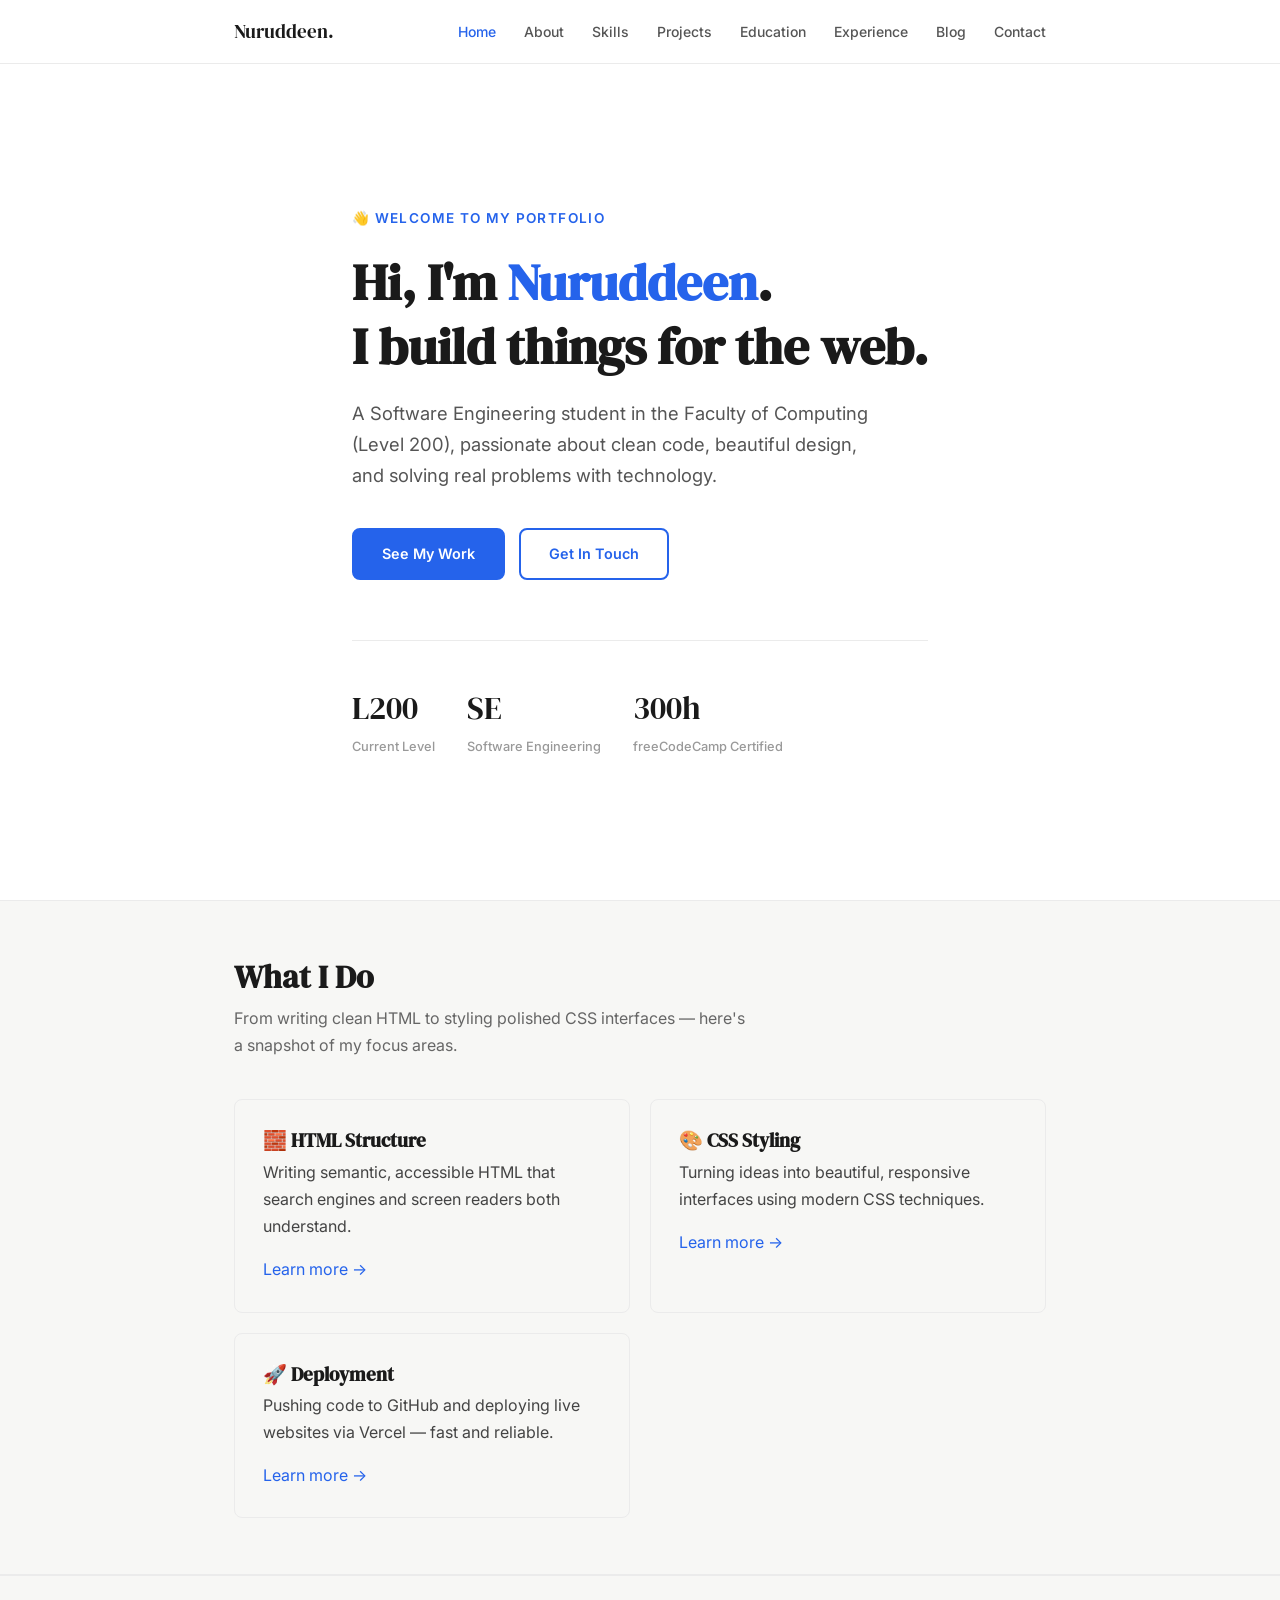
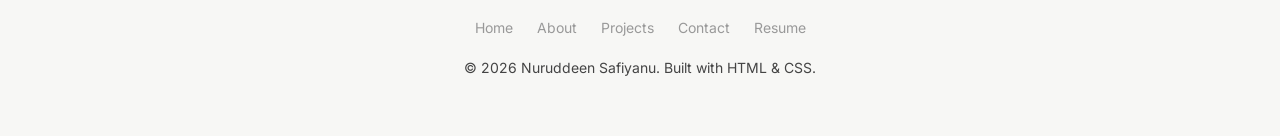
<file: index.html>
<!DOCTYPE html>
<html lang="en">
<head>
  <meta charset="UTF-8" />
  <meta name="viewport" content="width=device-width, initial-scale=1.0" />
  <title>Nuruddeen Safiyanu — Portfolio</title>
  <link rel="stylesheet" href="style.css" />
  <style>
    .hero {
      min-height: calc(100vh - var(--nav-h));
      display: flex;
      align-items: center;
      padding: 80px 0;
      background: var(--white);
    }
    .hero-eyebrow {
      font-size: 0.85rem;
      font-weight: 600;
      letter-spacing: 0.1em;
      text-transform: uppercase;
      color: var(--accent);
      margin-bottom: 20px;
    }
    .hero h1 span { color: var(--accent); }
    .hero-sub {
      font-size: 1.15rem;
      color: #555;
      max-width: 520px;
      margin: 20px 0 36px;
    }
    .hero-actions { display: flex; gap: 14px; flex-wrap: wrap; }
    .hero-stats {
      display: flex;
      gap: 32px;
      margin-top: 60px;
      padding-top: 40px;
      border-top: 1px solid var(--light-gray);
      flex-wrap: wrap;
    }
    .stat-num {
      font-family: 'DM Serif Display', serif;
      font-size: 2rem;
      color: var(--dark);
    }
    .stat-label { font-size: 0.8rem; color: var(--mid-gray); font-weight: 500; }
    .feature-strip {
      background: var(--off-white);
      border-top: 1px solid var(--light-gray);
      border-bottom: 1px solid var(--light-gray);
      padding: 56px 0;
    }
    .feature-strip .lead { color: #666; max-width: 520px; margin-bottom: 40px; }
  </style>
</head>
<body>

  <nav>
    <div class="nav-inner">
      <a href="index.html" class="nav-logo">Nuruddeen.</a>
      <ul class="nav-links">
        <li><a href="index.html" class="active">Home</a></li>
        <li><a href="about.html">About</a></li>
        <li><a href="skills.html">Skills</a></li>
        <li><a href="projects.html">Projects</a></li>
        <li><a href="education.html">Education</a></li>
        <li><a href="experience.html">Experience</a></li>
        <li><a href="blog.html">Blog</a></li>
        <li><a href="contact.html">Contact</a></li>
      </ul>
    </div>
  </nav>

  <section class="hero">
    <div class="container">
      <p class="hero-eyebrow">👋 Welcome to my portfolio</p>
      <h1>Hi, I'm <span>Nuruddeen</span>.<br>I build things for the web.</h1>
      <p class="hero-sub">
        A Software Engineering student in the Faculty of Computing (Level 200),
        passionate about clean code, beautiful design, and solving real problems with technology.
      </p>
      <div class="hero-actions">
        <a href="projects.html" class="btn btn-primary">See My Work</a>
        <a href="contact.html" class="btn btn-outline">Get In Touch</a>
      </div>
      <div class="hero-stats">
        <div class="stat-item">
          <div class="stat-num">L200</div>
          <div class="stat-label">Current Level</div>
        </div>
        <div class="stat-item">
          <div class="stat-num">SE</div>
          <div class="stat-label">Software Engineering</div>
        </div>
        <div class="stat-item">
          <div class="stat-num">300h</div>
          <div class="stat-label">freeCodeCamp Certified</div>
        </div>
      </div>
    </div>
  </section>

  <section class="feature-strip">
    <div class="container">
      <h2>What I Do</h2>
      <p class="lead">From writing clean HTML to styling polished CSS interfaces — here's a snapshot of my focus areas.</p>
      <div class="card-grid">
        <div class="card">
          <h3>🧱 HTML Structure</h3>
          <p>Writing semantic, accessible HTML that search engines and screen readers both understand.</p>
          <a href="skills.html">Learn more →</a>
        </div>
        <div class="card">
          <h3>🎨 CSS Styling</h3>
          <p>Turning ideas into beautiful, responsive interfaces using modern CSS techniques.</p>
          <a href="skills.html">Learn more →</a>
        </div>
        <div class="card">
          <h3>🚀 Deployment</h3>
          <p>Pushing code to GitHub and deploying live websites via Vercel — fast and reliable.</p>
          <a href="experience.html">Learn more →</a>
        </div>
      </div>
    </div>
  </section>

  <footer>
    <div class="container">
      <ul class="footer-links">
        <li><a href="index.html">Home</a></li>
        <li><a href="about.html">About</a></li>
        <li><a href="projects.html">Projects</a></li>
        <li><a href="contact.html">Contact</a></li>
        <li><a href="resume.html">Resume</a></li>
      </ul>
      <p>© 2026 Nuruddeen Safiyanu. Built with HTML &amp; CSS.</p>
    </div>
  </footer>

</body>
</html>
</file>
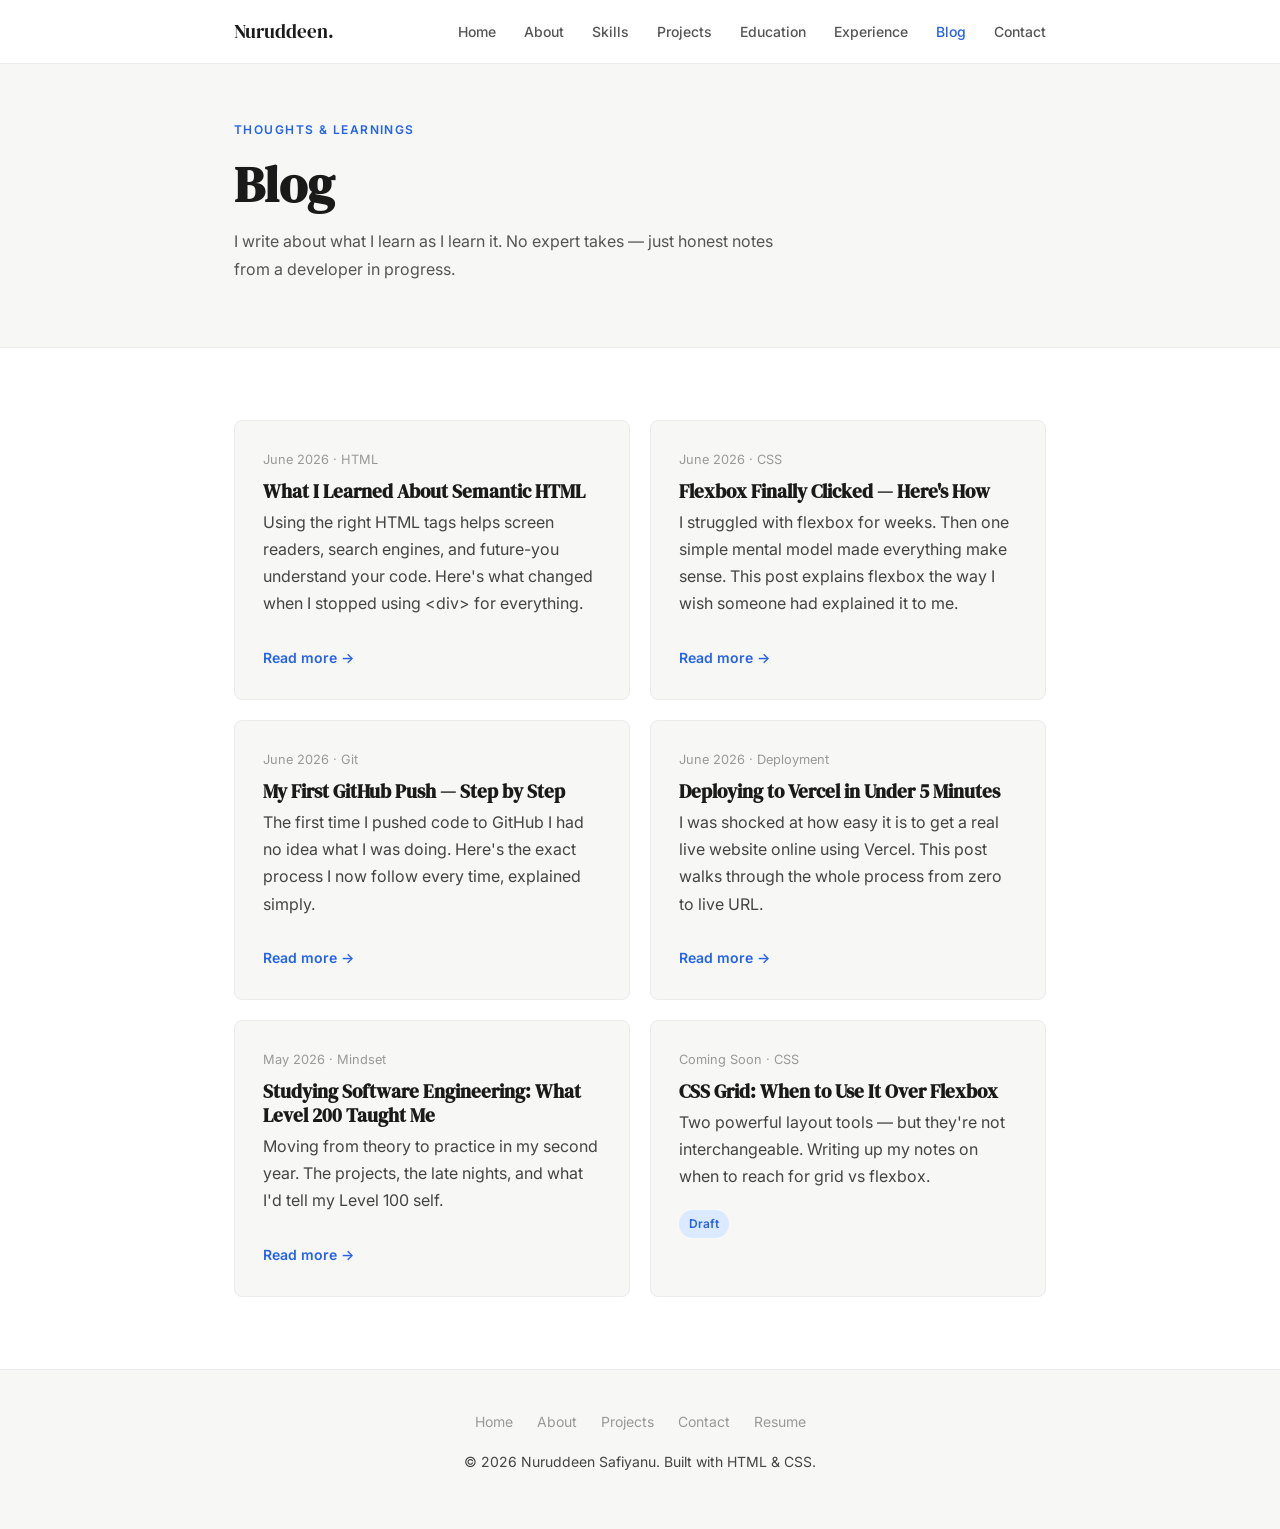
<file: blog.html>
<!DOCTYPE html>
<html lang="en">
<head>
  <meta charset="UTF-8" />
  <meta name="viewport" content="width=device-width, initial-scale=1.0" />
  <title>Blog — Nuruddeen Safiyanu</title>
  <link rel="stylesheet" href="style.css" />
  <style>
    .blog-meta { font-size: 0.8rem; color: var(--mid-gray); margin-bottom: 8px; }
    .read-more { display: inline-block; margin-top: 12px; font-size: 0.875rem; font-weight: 600; color: var(--accent); }
  </style>
</head>
<body>

  <nav>
    <div class="nav-inner">
      <a href="index.html" class="nav-logo">Nuruddeen.</a>
      <ul class="nav-links">
        <li><a href="index.html">Home</a></li>
        <li><a href="about.html">About</a></li>
        <li><a href="skills.html">Skills</a></li>
        <li><a href="projects.html">Projects</a></li>
        <li><a href="education.html">Education</a></li>
        <li><a href="experience.html">Experience</a></li>
        <li><a href="blog.html" class="active">Blog</a></li>
        <li><a href="contact.html">Contact</a></li>
      </ul>
    </div>
  </nav>

  <div class="page-hero">
    <div class="container">
      <p class="section-label">Thoughts &amp; learnings</p>
      <h1>Blog</h1>
      <p style="max-width:540px; color:#555; margin-top:12px;">
        I write about what I learn as I learn it. No expert takes — just honest notes from a developer in progress.
      </p>
    </div>
  </div>

  <section class="page-section">
    <div class="container">
      <div class="card-grid">

        <div class="card">
          <div class="blog-meta">June 2026 · HTML</div>
          <h3>What I Learned About Semantic HTML</h3>
          <p>Using the right HTML tags helps screen readers, search engines, and future-you understand your code. Here's what changed when I stopped using &lt;div&gt; for everything.</p>
          <a href="#" class="read-more">Read more →</a>
        </div>

        <div class="card">
          <div class="blog-meta">June 2026 · CSS</div>
          <h3>Flexbox Finally Clicked — Here's How</h3>
          <p>I struggled with flexbox for weeks. Then one simple mental model made everything make sense. This post explains flexbox the way I wish someone had explained it to me.</p>
          <a href="#" class="read-more">Read more →</a>
        </div>

        <div class="card">
          <div class="blog-meta">June 2026 · Git</div>
          <h3>My First GitHub Push — Step by Step</h3>
          <p>The first time I pushed code to GitHub I had no idea what I was doing. Here's the exact process I now follow every time, explained simply.</p>
          <a href="#" class="read-more">Read more →</a>
        </div>

        <div class="card">
          <div class="blog-meta">June 2026 · Deployment</div>
          <h3>Deploying to Vercel in Under 5 Minutes</h3>
          <p>I was shocked at how easy it is to get a real live website online using Vercel. This post walks through the whole process from zero to live URL.</p>
          <a href="#" class="read-more">Read more →</a>
        </div>

        <div class="card">
          <div class="blog-meta">May 2026 · Mindset</div>
          <h3>Studying Software Engineering: What Level 200 Taught Me</h3>
          <p>Moving from theory to practice in my second year. The projects, the late nights, and what I'd tell my Level 100 self.</p>
          <a href="#" class="read-more">Read more →</a>
        </div>

        <div class="card">
          <div class="blog-meta">Coming Soon · CSS</div>
          <h3>CSS Grid: When to Use It Over Flexbox</h3>
          <p>Two powerful layout tools — but they're not interchangeable. Writing up my notes on when to reach for grid vs flexbox.</p>
          <span class="tag">Draft</span>
        </div>

      </div>
    </div>
  </section>

  <footer>
    <div class="container">
      <ul class="footer-links">
        <li><a href="index.html">Home</a></li>
        <li><a href="about.html">About</a></li>
        <li><a href="projects.html">Projects</a></li>
        <li><a href="contact.html">Contact</a></li>
        <li><a href="resume.html">Resume</a></li>
      </ul>
      <p>© 2026 Nuruddeen Safiyanu. Built with HTML &amp; CSS.</p>
    </div>
  </footer>

</body>
</html>
</file>
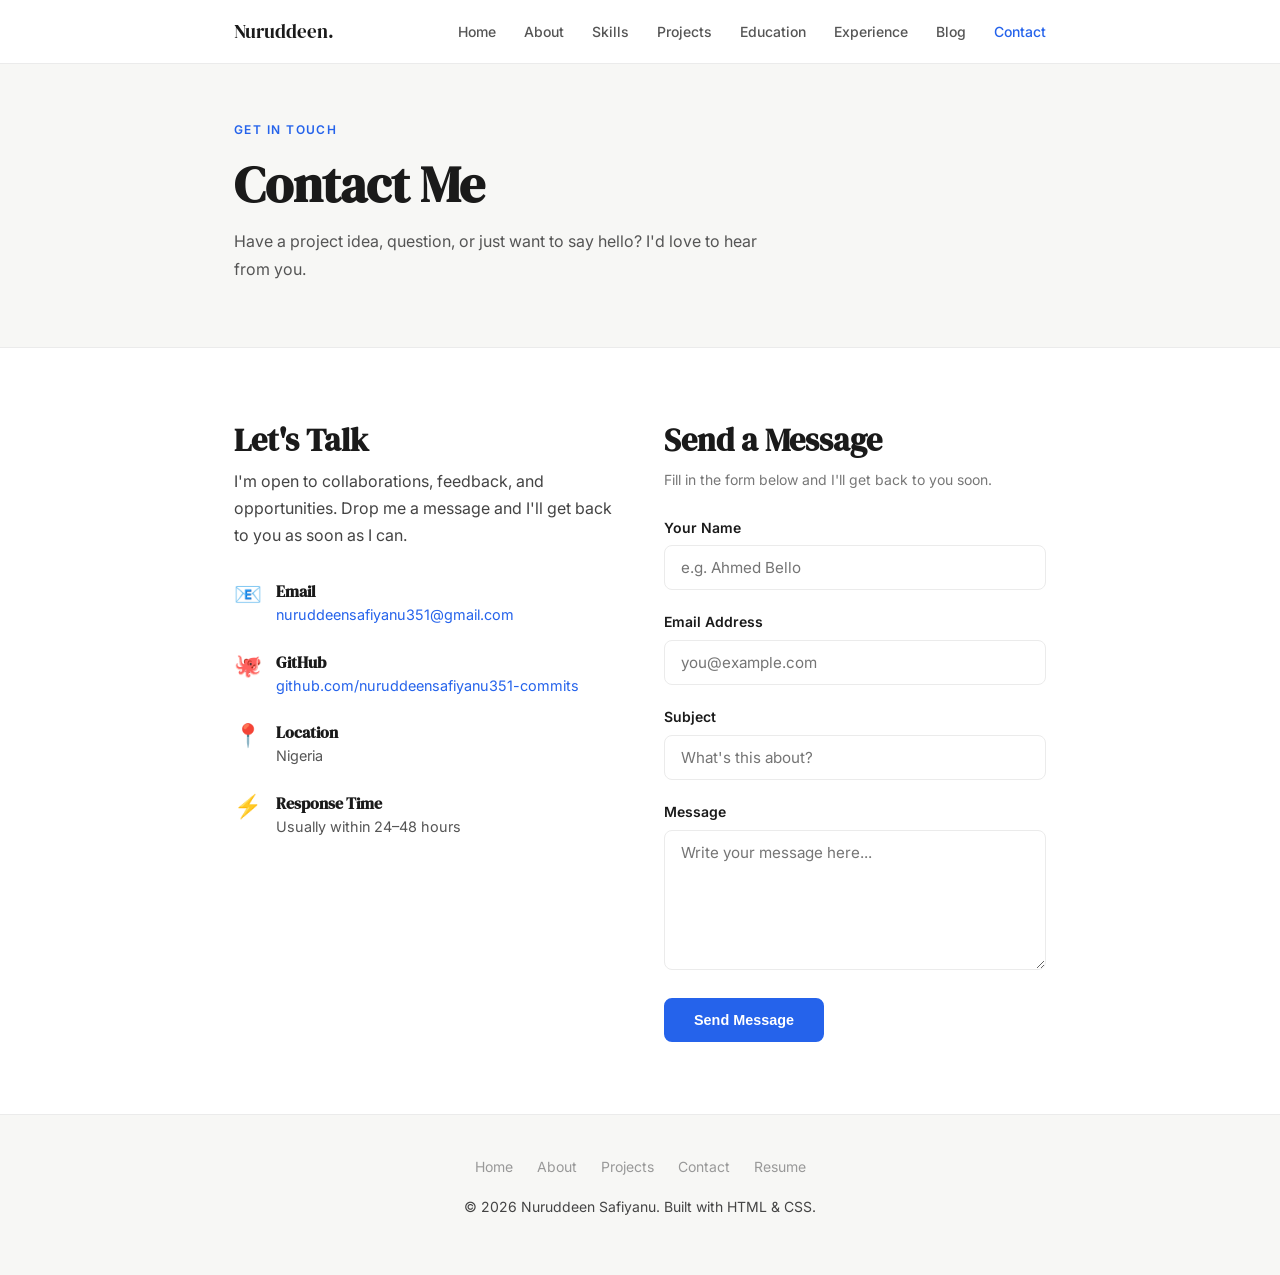
<file: contact.html>
<!DOCTYPE html>
<html lang="en">
<head>
  <meta charset="UTF-8" />
  <meta name="viewport" content="width=device-width, initial-scale=1.0" />
  <title>Contact — Nuruddeen Safiyanu</title>
  <link rel="stylesheet" href="style.css" />
  <style>
    .contact-grid { display: grid; grid-template-columns: 1fr 1fr; gap: 48px; align-items: start; }
    @media (max-width: 640px) { .contact-grid { grid-template-columns: 1fr; } }
    .contact-info-item { display: flex; gap: 14px; margin-bottom: 24px; align-items: flex-start; }
    .contact-icon { font-size: 1.4rem; line-height: 1; margin-top: 2px; }
    .contact-info-item h3 { margin-bottom: 2px; font-size: 1rem; }
    .contact-info-item p { margin: 0; font-size: 0.9rem; color: #555; }
  </style>
</head>
<body>

  <nav>
    <div class="nav-inner">
      <a href="index.html" class="nav-logo">Nuruddeen.</a>
      <ul class="nav-links">
        <li><a href="index.html">Home</a></li>
        <li><a href="about.html">About</a></li>
        <li><a href="skills.html">Skills</a></li>
        <li><a href="projects.html">Projects</a></li>
        <li><a href="education.html">Education</a></li>
        <li><a href="experience.html">Experience</a></li>
        <li><a href="blog.html">Blog</a></li>
        <li><a href="contact.html" class="active">Contact</a></li>
      </ul>
    </div>
  </nav>

  <div class="page-hero">
    <div class="container">
      <p class="section-label">Get in touch</p>
      <h1>Contact Me</h1>
      <p style="max-width:540px; color:#555; margin-top:12px;">Have a project idea, question, or just want to say hello? I'd love to hear from you.</p>
    </div>
  </div>

  <section class="page-section">
    <div class="container">
      <div class="contact-grid">

        <div>
          <h2>Let's Talk</h2>
          <p style="margin-bottom:32px;">I'm open to collaborations, feedback, and opportunities. Drop me a message and I'll get back to you as soon as I can.</p>

          <div class="contact-info-item">
            <div class="contact-icon">📧</div>
            <div>
              <h3>Email</h3>
              <p><a href="mailto:nuruddeensafiyanu351@gmail.com">nuruddeensafiyanu351@gmail.com</a></p>
            </div>
          </div>

          <div class="contact-info-item">
            <div class="contact-icon">🐙</div>
            <div>
              <h3>GitHub</h3>
              <p><a href="https://github.com/nuruddeensafiyanu351-commits" target="_blank">github.com/nuruddeensafiyanu351-commits</a></p>
            </div>
          </div>

          <div class="contact-info-item">
            <div class="contact-icon">📍</div>
            <div>
              <h3>Location</h3>
              <p>Nigeria</p>
            </div>
          </div>

          <div class="contact-info-item">
            <div class="contact-icon">⚡</div>
            <div>
              <h3>Response Time</h3>
              <p>Usually within 24–48 hours</p>
            </div>
          </div>
        </div>

        <div>
          <h2>Send a Message</h2>
          <p style="margin-bottom:24px; font-size:0.875rem; color:#777;">Fill in the form below and I'll get back to you soon.</p>

          <div>
            <div class="form-group">
              <label for="name">Your Name</label>
              <input type="text" id="name" placeholder="e.g. Ahmed Bello" />
            </div>
            <div class="form-group">
              <label for="email">Email Address</label>
              <input type="email" id="email" placeholder="you@example.com" />
            </div>
            <div class="form-group">
              <label for="subject">Subject</label>
              <input type="text" id="subject" placeholder="What's this about?" />
            </div>
            <div class="form-group">
              <label for="message">Message</label>
              <textarea id="message" placeholder="Write your message here..."></textarea>
            </div>
            <button type="button" class="btn btn-primary" onclick="alert('Message sent! (Demo only)')">Send Message</button>
          </div>
        </div>

      </div>
    </div>
  </section>

  <footer>
    <div class="container">
      <ul class="footer-links">
        <li><a href="index.html">Home</a></li>
        <li><a href="about.html">About</a></li>
        <li><a href="projects.html">Projects</a></li>
        <li><a href="contact.html">Contact</a></li>
        <li><a href="resume.html">Resume</a></li>
      </ul>
      <p>© 2026 Nuruddeen Safiyanu. Built with HTML &amp; CSS.</p>
    </div>
  </footer>

</body>
</html>
</file>
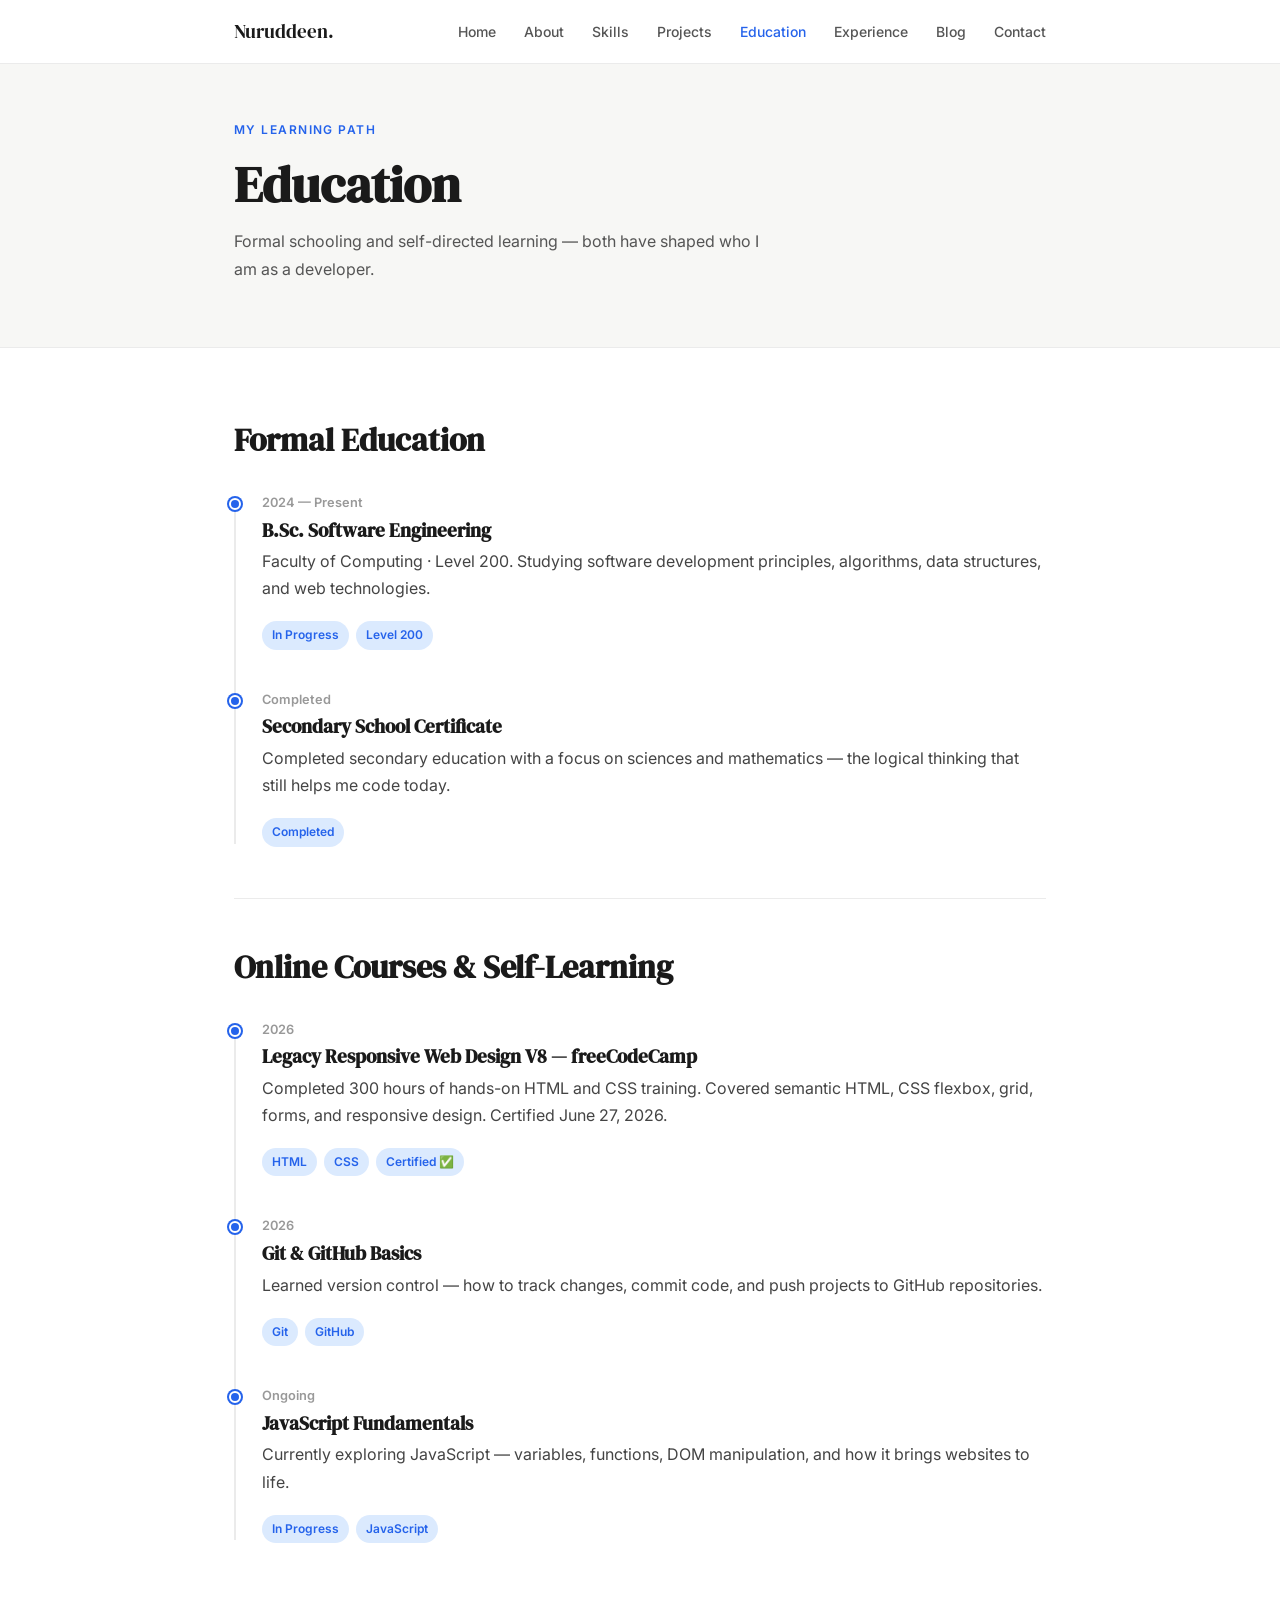
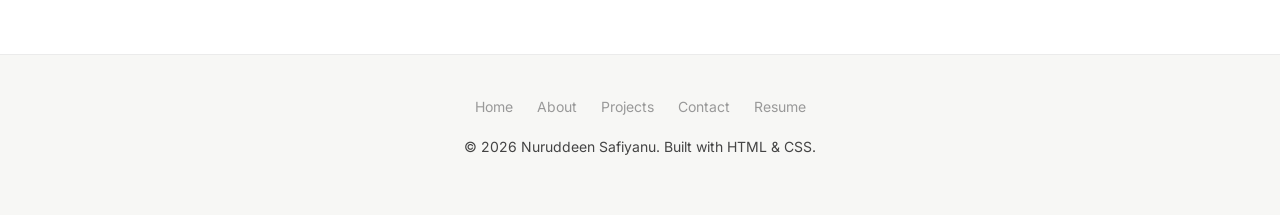
<file: education.html>
<!DOCTYPE html>
<html lang="en">
<head>
  <meta charset="UTF-8" />
  <meta name="viewport" content="width=device-width, initial-scale=1.0" />
  <title>Education — Nuruddeen Safiyanu</title>
  <link rel="stylesheet" href="style.css" />
</head>
<body>

  <nav>
    <div class="nav-inner">
      <a href="index.html" class="nav-logo">Nuruddeen.</a>
      <ul class="nav-links">
        <li><a href="index.html">Home</a></li>
        <li><a href="about.html">About</a></li>
        <li><a href="skills.html">Skills</a></li>
        <li><a href="projects.html">Projects</a></li>
        <li><a href="education.html" class="active">Education</a></li>
        <li><a href="experience.html">Experience</a></li>
        <li><a href="blog.html">Blog</a></li>
        <li><a href="contact.html">Contact</a></li>
      </ul>
    </div>
  </nav>

  <div class="page-hero">
    <div class="container">
      <p class="section-label">My learning path</p>
      <h1>Education</h1>
      <p style="max-width:540px; color:#555; margin-top:12px;">
        Formal schooling and self-directed learning — both have shaped who I am as a developer.
      </p>
    </div>
  </div>

  <section class="page-section">
    <div class="container">

      <h2>Formal Education</h2>
      <div class="timeline" style="margin-top:32px;">

        <div class="timeline-item">
          <div class="timeline-date">2024 — Present</div>
          <h3>B.Sc. Software Engineering</h3>
          <p>Faculty of Computing · Level 200. Studying software development principles, algorithms, data structures, and web technologies.</p>
          <span class="tag">In Progress</span>
          <span class="tag">Level 200</span>
        </div>

        <div class="timeline-item">
          <div class="timeline-date">Completed</div>
          <h3>Secondary School Certificate</h3>
          <p>Completed secondary education with a focus on sciences and mathematics — the logical thinking that still helps me code today.</p>
          <span class="tag">Completed</span>
        </div>

      </div>

      <hr class="divider" />

      <h2>Online Courses &amp; Self-Learning</h2>
      <div class="timeline" style="margin-top:32px;">

        <div class="timeline-item">
          <div class="timeline-date">2026</div>
          <h3>Legacy Responsive Web Design V8 — freeCodeCamp</h3>
          <p>Completed 300 hours of hands-on HTML and CSS training. Covered semantic HTML, CSS flexbox, grid, forms, and responsive design. Certified June 27, 2026.</p>
          <span class="tag">HTML</span>
          <span class="tag">CSS</span>
          <span class="tag">Certified ✅</span>
        </div>

        <div class="timeline-item">
          <div class="timeline-date">2026</div>
          <h3>Git &amp; GitHub Basics</h3>
          <p>Learned version control — how to track changes, commit code, and push projects to GitHub repositories.</p>
          <span class="tag">Git</span>
          <span class="tag">GitHub</span>
        </div>

        <div class="timeline-item">
          <div class="timeline-date">Ongoing</div>
          <h3>JavaScript Fundamentals</h3>
          <p>Currently exploring JavaScript — variables, functions, DOM manipulation, and how it brings websites to life.</p>
          <span class="tag">In Progress</span>
          <span class="tag">JavaScript</span>
        </div>

      </div>

    </div>
  </section>

  <footer>
    <div class="container">
      <ul class="footer-links">
        <li><a href="index.html">Home</a></li>
        <li><a href="about.html">About</a></li>
        <li><a href="projects.html">Projects</a></li>
        <li><a href="contact.html">Contact</a></li>
        <li><a href="resume.html">Resume</a></li>
      </ul>
      <p>© 2026 Nuruddeen Safiyanu. Built with HTML &amp; CSS.</p>
    </div>
  </footer>

</body>
</html>
</file>
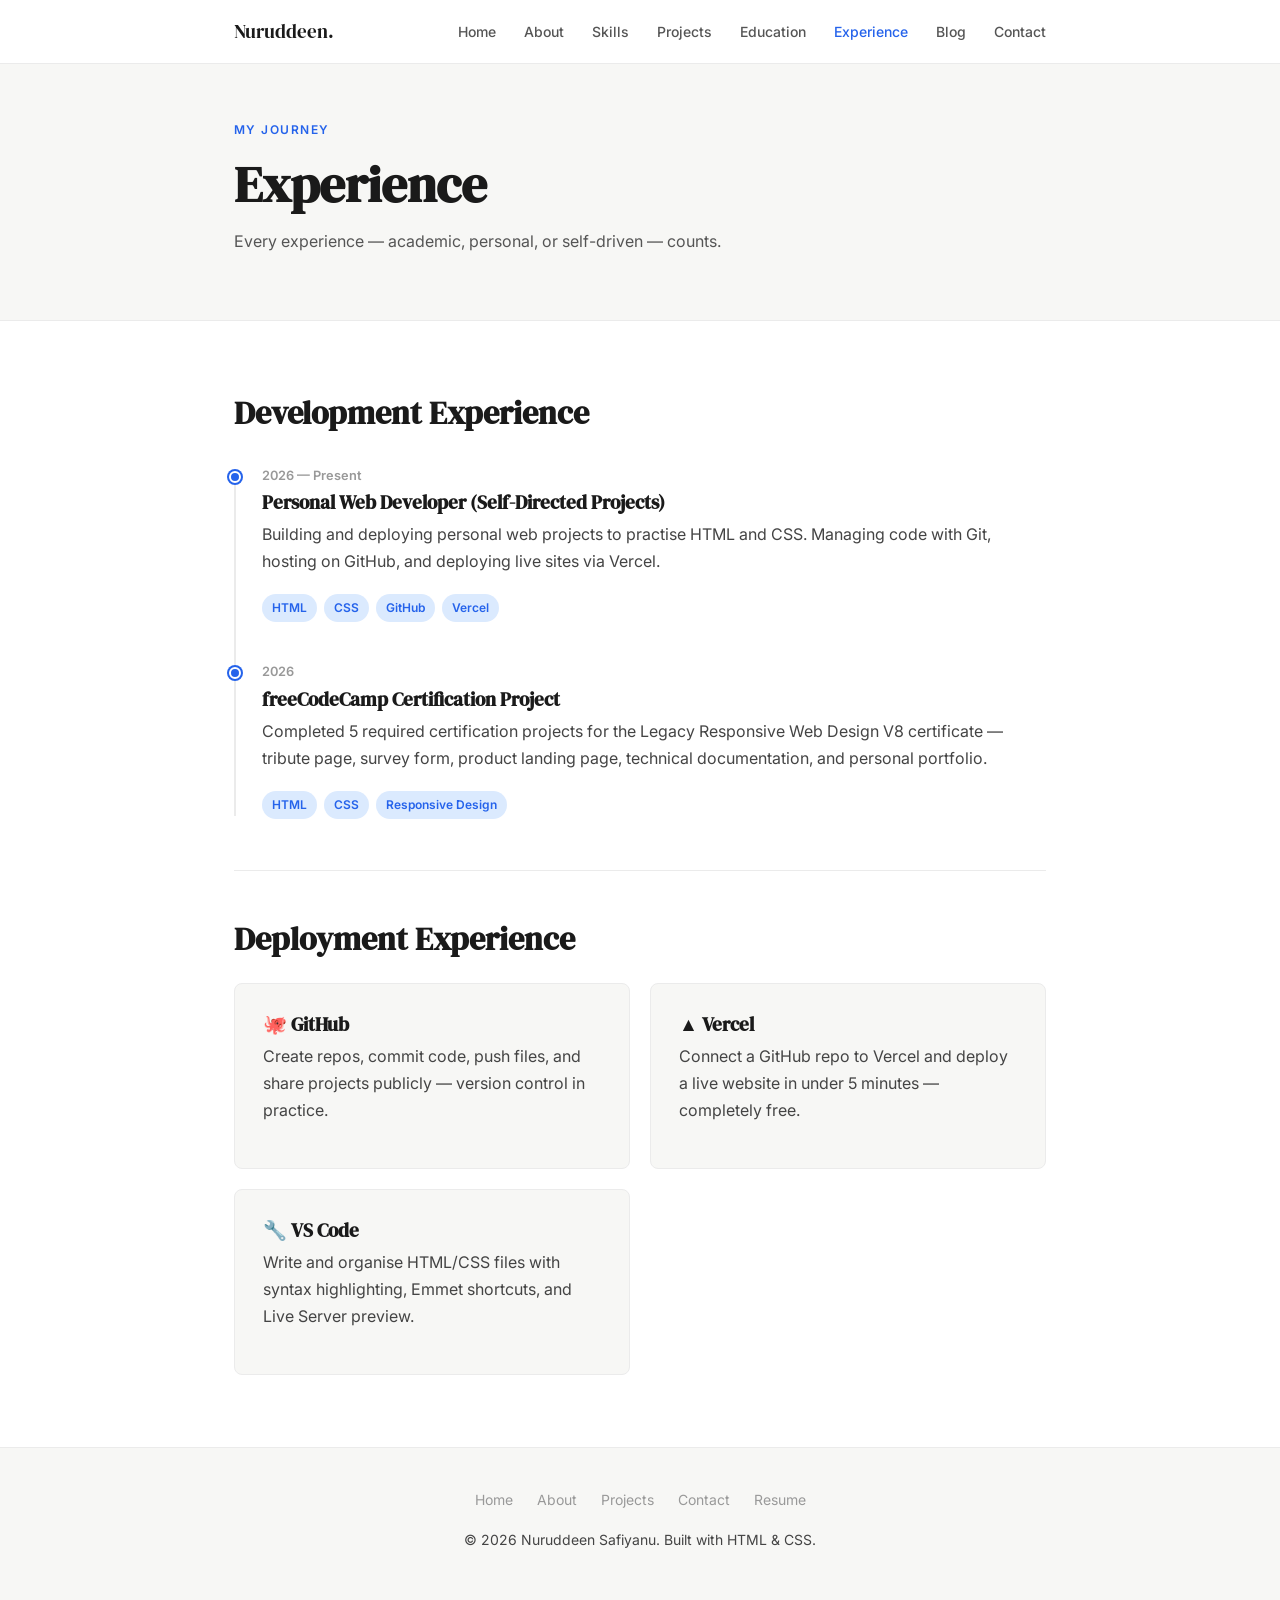
<file: experience.html>
<!DOCTYPE html>
<html lang="en">
<head>
  <meta charset="UTF-8" />
  <meta name="viewport" content="width=device-width, initial-scale=1.0" />
  <title>Experience — Nuruddeen Safiyanu</title>
  <link rel="stylesheet" href="style.css" />
</head>
<body>

  <nav>
    <div class="nav-inner">
      <a href="index.html" class="nav-logo">Nuruddeen.</a>
      <ul class="nav-links">
        <li><a href="index.html">Home</a></li>
        <li><a href="about.html">About</a></li>
        <li><a href="skills.html">Skills</a></li>
        <li><a href="projects.html">Projects</a></li>
        <li><a href="education.html">Education</a></li>
        <li><a href="experience.html" class="active">Experience</a></li>
        <li><a href="blog.html">Blog</a></li>
        <li><a href="contact.html">Contact</a></li>
      </ul>
    </div>
  </nav>

  <div class="page-hero">
    <div class="container">
      <p class="section-label">My journey</p>
      <h1>Experience</h1>
      <p style="max-width:540px; color:#555; margin-top:12px;">Every experience — academic, personal, or self-driven — counts.</p>
    </div>
  </div>

  <section class="page-section">
    <div class="container">

      <h2>Development Experience</h2>
      <div class="timeline" style="margin-top:32px;">

        <div class="timeline-item">
          <div class="timeline-date">2026 — Present</div>
          <h3>Personal Web Developer (Self-Directed Projects)</h3>
          <p>Building and deploying personal web projects to practise HTML and CSS. Managing code with Git, hosting on GitHub, and deploying live sites via Vercel.</p>
          <span class="tag">HTML</span>
          <span class="tag">CSS</span>
          <span class="tag">GitHub</span>
          <span class="tag">Vercel</span>
        </div>

        <div class="timeline-item">
          <div class="timeline-date">2026</div>
          <h3>freeCodeCamp Certification Project</h3>
          <p>Completed 5 required certification projects for the Legacy Responsive Web Design V8 certificate — tribute page, survey form, product landing page, technical documentation, and personal portfolio.</p>
          <span class="tag">HTML</span>
          <span class="tag">CSS</span>
          <span class="tag">Responsive Design</span>
        </div>

      </div>

      <hr class="divider" />

      <h2>Deployment Experience</h2>
      <div class="card-grid" style="margin-top:24px;">
        <div class="card">
          <h3>🐙 GitHub</h3>
          <p>Create repos, commit code, push files, and share projects publicly — version control in practice.</p>
        </div>
        <div class="card">
          <h3>▲ Vercel</h3>
          <p>Connect a GitHub repo to Vercel and deploy a live website in under 5 minutes — completely free.</p>
        </div>
        <div class="card">
          <h3>🔧 VS Code</h3>
          <p>Write and organise HTML/CSS files with syntax highlighting, Emmet shortcuts, and Live Server preview.</p>
        </div>
      </div>

    </div>
  </section>

  <footer>
    <div class="container">
      <ul class="footer-links">
        <li><a href="index.html">Home</a></li>
        <li><a href="about.html">About</a></li>
        <li><a href="projects.html">Projects</a></li>
        <li><a href="contact.html">Contact</a></li>
        <li><a href="resume.html">Resume</a></li>
      </ul>
      <p>© 2026 Nuruddeen Safiyanu. Built with HTML &amp; CSS.</p>
    </div>
  </footer>

</body>
</html>
</file>
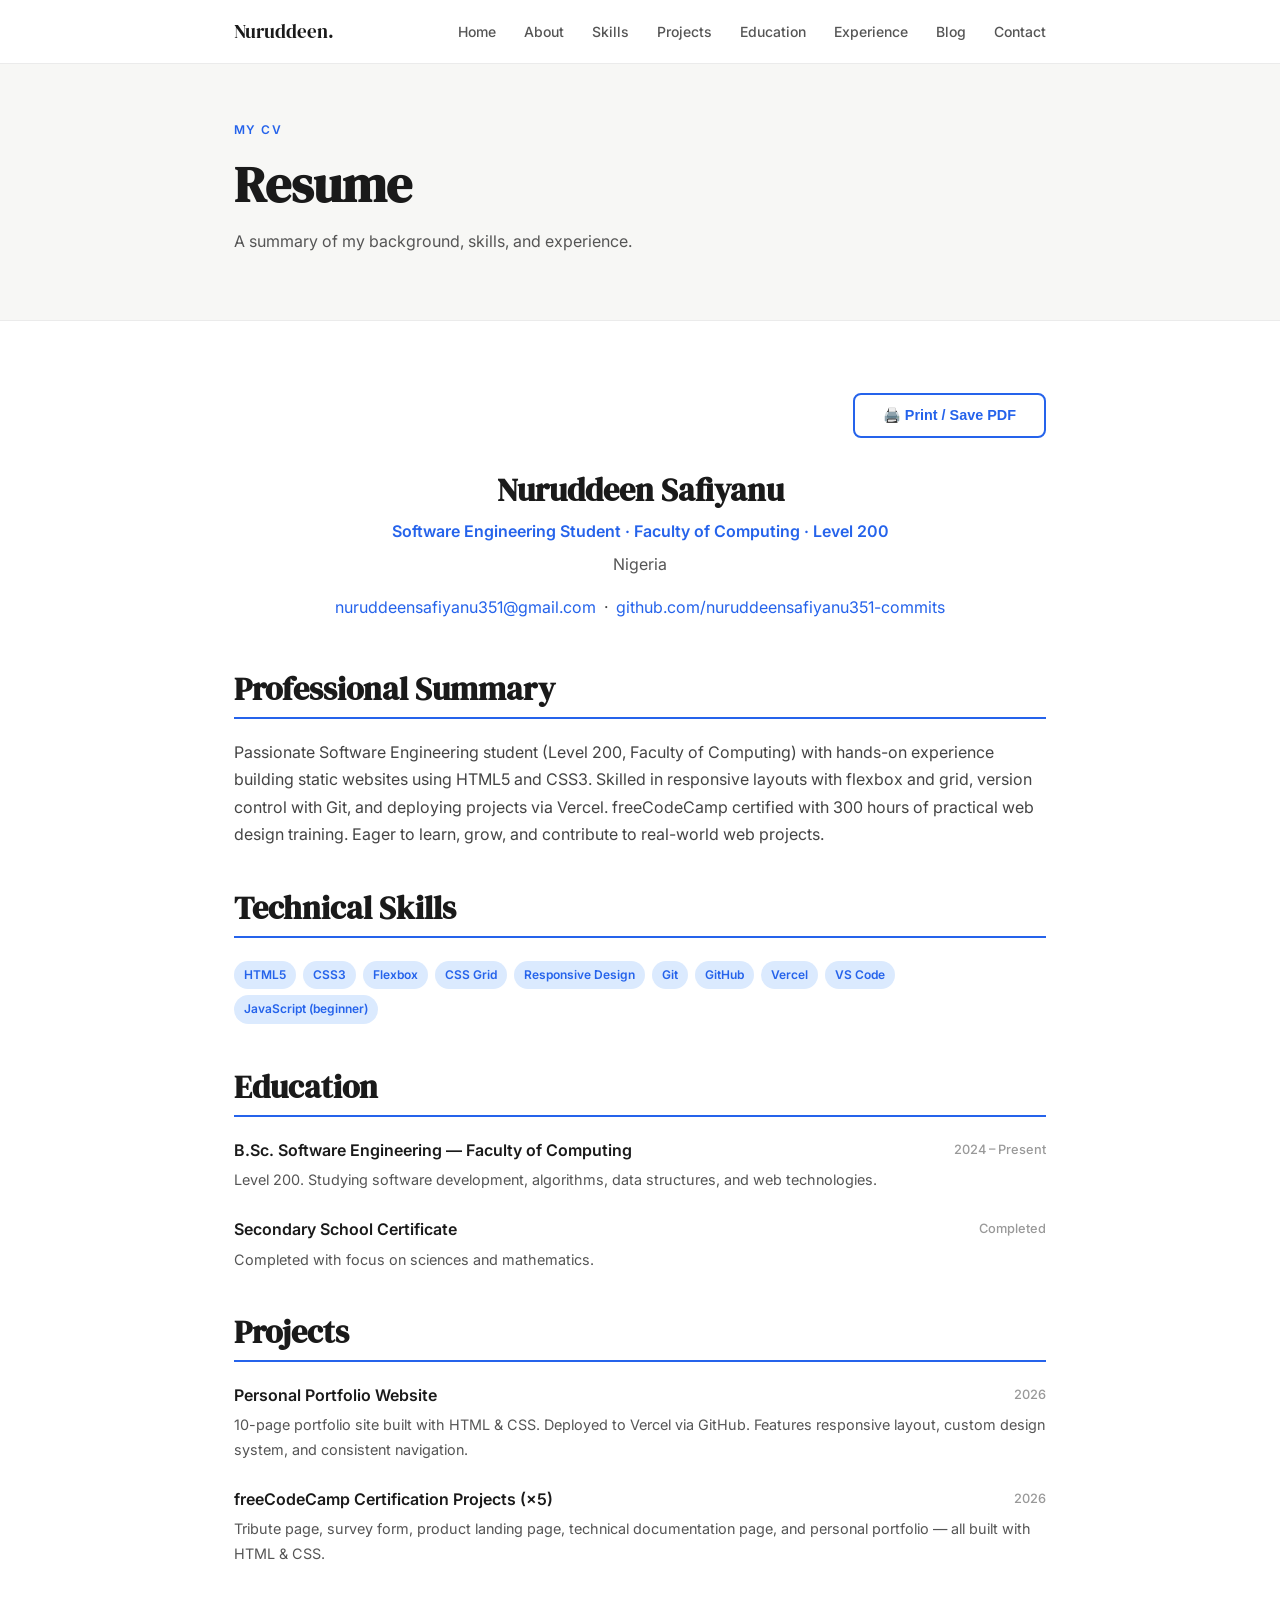
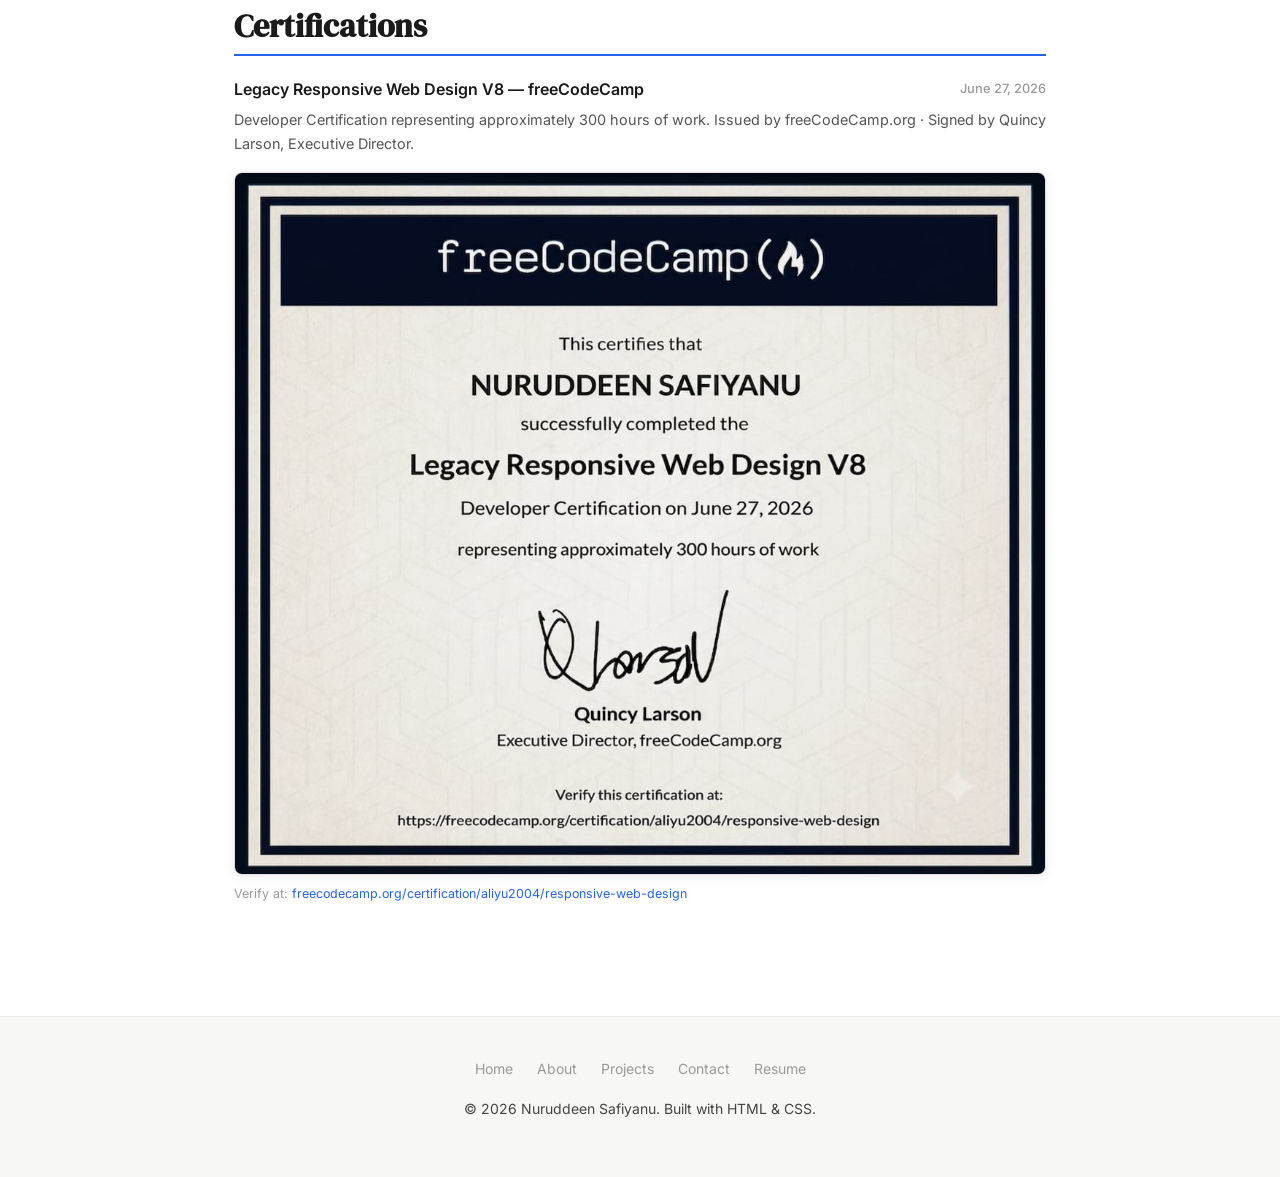
<file: resume.html>
<!DOCTYPE html>
<html lang="en">
<head>
  <meta charset="UTF-8" />
  <meta name="viewport" content="width=device-width, initial-scale=1.0" />
  <title>Resume — Nuruddeen Safiyanu</title>
  <link rel="stylesheet" href="style.css" />
  <style>
    .resume-section { margin-bottom: 40px; }
    .resume-section h2 { border-bottom: 2px solid var(--accent); padding-bottom: 8px; margin-bottom: 20px; }
    .resume-row { display: flex; justify-content: space-between; align-items: flex-start; gap: 12px; flex-wrap: wrap; }
    .resume-role { font-weight: 600; font-size: 1rem; }
    .resume-date { font-size: 0.8rem; color: var(--mid-gray); font-weight: 500; white-space: nowrap; padding-top: 2px; }
    .resume-item { margin-bottom: 24px; }
    .print-btn { display: flex; justify-content: flex-end; margin-bottom: 32px; }
  </style>
</head>
<body>

  <nav>
    <div class="nav-inner">
      <a href="index.html" class="nav-logo">Nuruddeen.</a>
      <ul class="nav-links">
        <li><a href="index.html">Home</a></li>
        <li><a href="about.html">About</a></li>
        <li><a href="skills.html">Skills</a></li>
        <li><a href="projects.html">Projects</a></li>
        <li><a href="education.html">Education</a></li>
        <li><a href="experience.html">Experience</a></li>
        <li><a href="blog.html">Blog</a></li>
        <li><a href="contact.html">Contact</a></li>
      </ul>
    </div>
  </nav>

  <div class="page-hero">
    <div class="container">
      <p class="section-label">My CV</p>
      <h1>Resume</h1>
      <p style="max-width:540px; color:#555; margin-top:12px;">A summary of my background, skills, and experience.</p>
    </div>
  </div>

  <section class="page-section">
    <div class="container">

      <div class="print-btn">
        <button class="btn btn-outline" onclick="window.print()">🖨️ Print / Save PDF</button>
      </div>

      <!-- Header -->
      <div style="text-align:center; margin-bottom:48px;">
        <h1 style="font-size:2rem; margin-bottom:8px;">Nuruddeen Safiyanu</h1>
        <p style="color:var(--accent); font-weight:600; margin:0;">Software Engineering Student · Faculty of Computing · Level 200</p>
        <p style="color:#555; margin-top:6px;">Nigeria</p>
        <p style="margin-top:4px;">
          <a href="mailto:nuruddeensafiyanu351@gmail.com">nuruddeensafiyanu351@gmail.com</a>
          &nbsp;·&nbsp;
          <a href="https://github.com/nuruddeensafiyanu351-commits" target="_blank">github.com/nuruddeensafiyanu351-commits</a>
        </p>
      </div>

      <!-- Summary -->
      <div class="resume-section">
        <h2>Professional Summary</h2>
        <p>
          Passionate Software Engineering student (Level 200, Faculty of Computing) with hands-on experience
          building static websites using HTML5 and CSS3. Skilled in responsive layouts with flexbox and grid,
          version control with Git, and deploying projects via Vercel. freeCodeCamp certified with 300 hours
          of practical web design training. Eager to learn, grow, and contribute to real-world web projects.
        </p>
      </div>

      <!-- Skills -->
      <div class="resume-section">
        <h2>Technical Skills</h2>
        <div style="margin-top:4px;">
          <span class="tag">HTML5</span>
          <span class="tag">CSS3</span>
          <span class="tag">Flexbox</span>
          <span class="tag">CSS Grid</span>
          <span class="tag">Responsive Design</span>
          <span class="tag">Git</span>
          <span class="tag">GitHub</span>
          <span class="tag">Vercel</span>
          <span class="tag">VS Code</span>
          <span class="tag">JavaScript (beginner)</span>
        </div>
      </div>

      <!-- Education -->
      <div class="resume-section">
        <h2>Education</h2>
        <div class="resume-item">
          <div class="resume-row">
            <div class="resume-role">B.Sc. Software Engineering — Faculty of Computing</div>
            <div class="resume-date">2024 – Present</div>
          </div>
          <p style="margin-top:4px; color:#555; font-size:0.9rem;">Level 200. Studying software development, algorithms, data structures, and web technologies.</p>
        </div>
        <div class="resume-item">
          <div class="resume-row">
            <div class="resume-role">Secondary School Certificate</div>
            <div class="resume-date">Completed</div>
          </div>
          <p style="margin-top:4px; color:#555; font-size:0.9rem;">Completed with focus on sciences and mathematics.</p>
        </div>
      </div>

      <!-- Projects -->
      <div class="resume-section">
        <h2>Projects</h2>
        <div class="resume-item">
          <div class="resume-row">
            <div class="resume-role">Personal Portfolio Website</div>
            <div class="resume-date">2026</div>
          </div>
          <p style="margin-top:4px; color:#555; font-size:0.9rem;">
            10-page portfolio site built with HTML &amp; CSS. Deployed to Vercel via GitHub.
            Features responsive layout, custom design system, and consistent navigation.
          </p>
        </div>
        <div class="resume-item">
          <div class="resume-row">
            <div class="resume-role">freeCodeCamp Certification Projects (×5)</div>
            <div class="resume-date">2026</div>
          </div>
          <p style="margin-top:4px; color:#555; font-size:0.9rem;">
            Tribute page, survey form, product landing page, technical documentation page, and personal portfolio — all built with HTML &amp; CSS.
          </p>
        </div>
      </div>

      <!-- Certifications -->
      <div class="resume-section">
        <h2>Certifications</h2>
        <div class="resume-item">
          <div class="resume-row">
            <div class="resume-role">Legacy Responsive Web Design V8 — freeCodeCamp</div>
            <div class="resume-date">June 27, 2026</div>
          </div>
          <p style="margin-top:4px; color:#555; font-size:0.9rem;">
            Developer Certification representing approximately 300 hours of work.
            Issued by freeCodeCamp.org · Signed by Quincy Larson, Executive Director.
          </p>
          <!-- Certificate Image -->
          <div style="margin-top:16px;">
            <img
              src="https://raw.githubusercontent.com/nuruddeensafiyanu351-commits/Nura/refs/heads/main/certificate.png"
              alt="freeCodeCamp Legacy Responsive Web Design V8 Certificate — Nuruddeen Safiyanu"
              style="max-width:100%; border:1px solid #e0e0e0; border-radius:8px; box-shadow:0 2px 12px rgba(0,0,0,0.08);"
              onerror="this.src='certificate.png'"
            />
            <p style="font-size:0.78rem; color:#999; margin-top:8px;">
              Verify at:
              <a href="https://freecodecamp.org/certification/aliyu2004/responsive-web-design" target="_blank">
                freecodecamp.org/certification/aliyu2004/responsive-web-design
              </a>
            </p>
          </div>
        </div>
      </div>

    </div>
  </section>

  <footer>
    <div class="container">
      <ul class="footer-links">
        <li><a href="index.html">Home</a></li>
        <li><a href="about.html">About</a></li>
        <li><a href="projects.html">Projects</a></li>
        <li><a href="contact.html">Contact</a></li>
        <li><a href="resume.html">Resume</a></li>
      </ul>
      <p>© 2026 Nuruddeen Safiyanu. Built with HTML &amp; CSS.</p>
    </div>
  </footer>

</body>
</html>
</file>
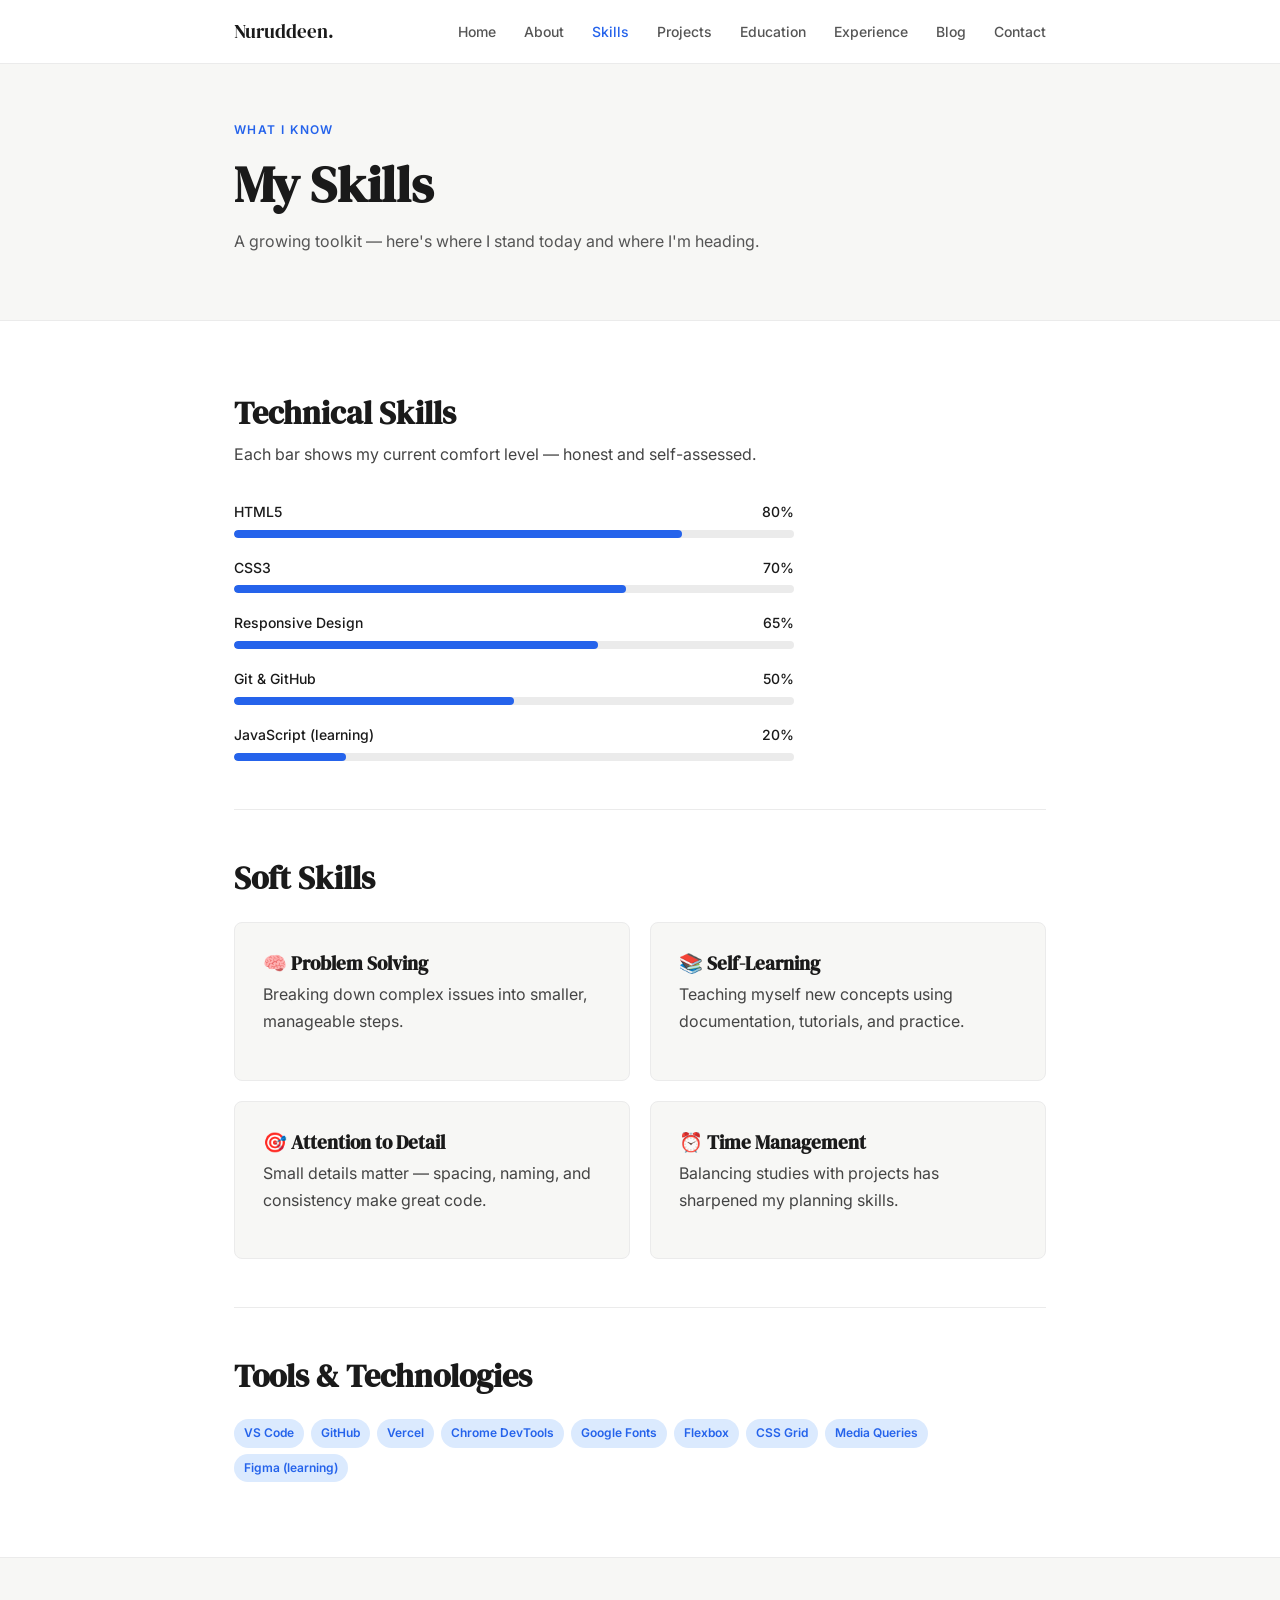
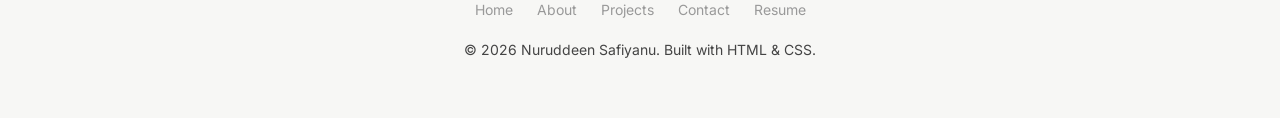
<file: skills.html>
<!DOCTYPE html>
<html lang="en">
<head>
  <meta charset="UTF-8" />
  <meta name="viewport" content="width=device-width, initial-scale=1.0" />
  <title>Skills — Nuruddeen Safiyanu</title>
  <link rel="stylesheet" href="style.css" />
</head>
<body>

  <nav>
    <div class="nav-inner">
      <a href="index.html" class="nav-logo">Nuruddeen.</a>
      <ul class="nav-links">
        <li><a href="index.html">Home</a></li>
        <li><a href="about.html">About</a></li>
        <li><a href="skills.html" class="active">Skills</a></li>
        <li><a href="projects.html">Projects</a></li>
        <li><a href="education.html">Education</a></li>
        <li><a href="experience.html">Experience</a></li>
        <li><a href="blog.html">Blog</a></li>
        <li><a href="contact.html">Contact</a></li>
      </ul>
    </div>
  </nav>

  <div class="page-hero">
    <div class="container">
      <p class="section-label">What I know</p>
      <h1>My Skills</h1>
      <p style="max-width:540px; color:#555; margin-top:12px;">
        A growing toolkit — here's where I stand today and where I'm heading.
      </p>
    </div>
  </div>

  <section class="page-section">
    <div class="container">

      <h2>Technical Skills</h2>
      <p>Each bar shows my current comfort level — honest and self-assessed.</p>

      <div style="max-width:560px; margin-top:32px;">
        <div class="skill-bar-wrap">
          <div class="skill-bar-label"><span>HTML5</span><span>80%</span></div>
          <div class="skill-bar-track"><div class="skill-bar-fill" style="width:80%"></div></div>
        </div>
        <div class="skill-bar-wrap">
          <div class="skill-bar-label"><span>CSS3</span><span>70%</span></div>
          <div class="skill-bar-track"><div class="skill-bar-fill" style="width:70%"></div></div>
        </div>
        <div class="skill-bar-wrap">
          <div class="skill-bar-label"><span>Responsive Design</span><span>65%</span></div>
          <div class="skill-bar-track"><div class="skill-bar-fill" style="width:65%"></div></div>
        </div>
        <div class="skill-bar-wrap">
          <div class="skill-bar-label"><span>Git &amp; GitHub</span><span>50%</span></div>
          <div class="skill-bar-track"><div class="skill-bar-fill" style="width:50%"></div></div>
        </div>
        <div class="skill-bar-wrap">
          <div class="skill-bar-label"><span>JavaScript (learning)</span><span>20%</span></div>
          <div class="skill-bar-track"><div class="skill-bar-fill" style="width:20%"></div></div>
        </div>
      </div>

      <hr class="divider" />

      <h2>Soft Skills</h2>
      <div class="card-grid" style="margin-top:24px;">
        <div class="card">
          <h3>🧠 Problem Solving</h3>
          <p>Breaking down complex issues into smaller, manageable steps.</p>
        </div>
        <div class="card">
          <h3>📚 Self-Learning</h3>
          <p>Teaching myself new concepts using documentation, tutorials, and practice.</p>
        </div>
        <div class="card">
          <h3>🎯 Attention to Detail</h3>
          <p>Small details matter — spacing, naming, and consistency make great code.</p>
        </div>
        <div class="card">
          <h3>⏰ Time Management</h3>
          <p>Balancing studies with projects has sharpened my planning skills.</p>
        </div>
      </div>

      <hr class="divider" />

      <h2>Tools &amp; Technologies</h2>
      <div style="margin-top:20px;">
        <span class="tag">VS Code</span>
        <span class="tag">GitHub</span>
        <span class="tag">Vercel</span>
        <span class="tag">Chrome DevTools</span>
        <span class="tag">Google Fonts</span>
        <span class="tag">Flexbox</span>
        <span class="tag">CSS Grid</span>
        <span class="tag">Media Queries</span>
        <span class="tag">Figma (learning)</span>
      </div>

    </div>
  </section>

  <footer>
    <div class="container">
      <ul class="footer-links">
        <li><a href="index.html">Home</a></li>
        <li><a href="about.html">About</a></li>
        <li><a href="projects.html">Projects</a></li>
        <li><a href="contact.html">Contact</a></li>
        <li><a href="resume.html">Resume</a></li>
      </ul>
      <p>© 2026 Nuruddeen Safiyanu. Built with HTML &amp; CSS.</p>
    </div>
  </footer>

</body>
</html>
</file>
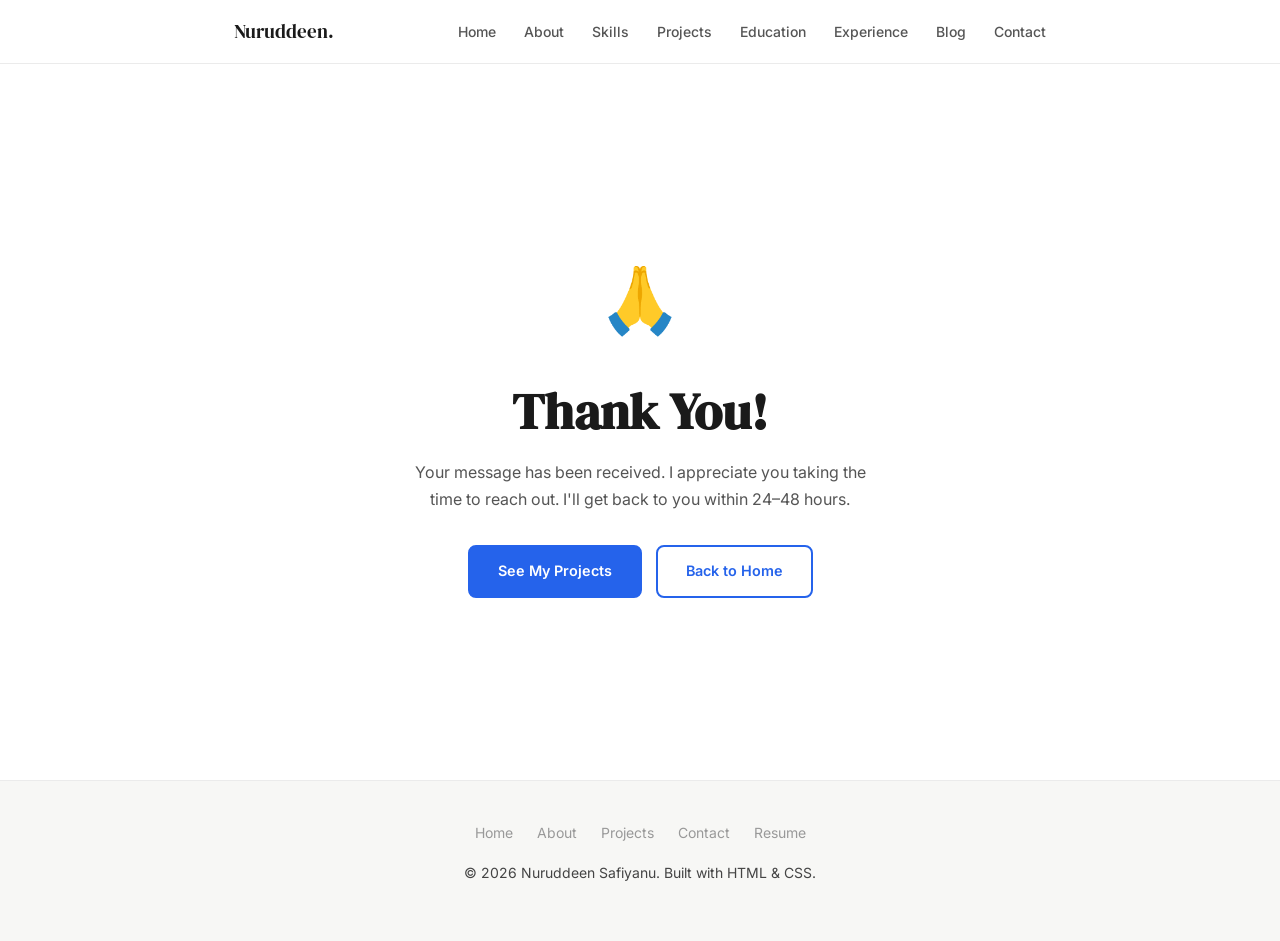
<file: thankyou.html>
<!DOCTYPE html>
<html lang="en">
<head>
  <meta charset="UTF-8" />
  <meta name="viewport" content="width=device-width, initial-scale=1.0" />
  <title>Thank You — Nuruddeen Safiyanu</title>
  <link rel="stylesheet" href="style.css" />
  <style>
    .thank-you-page {
      min-height: calc(100vh - var(--nav-h) - 120px);
      display: flex; align-items: center; justify-content: center;
      text-align: center; padding: 80px 24px;
    }
    .thank-you-icon { font-size: 4rem; margin-bottom: 24px; }
    .thank-you-page h1 { margin-bottom: 16px; }
    .thank-you-page p { max-width: 480px; margin: 0 auto 32px; color: #555; }
    .thank-you-actions { display: flex; gap: 14px; justify-content: center; flex-wrap: wrap; }
  </style>
</head>
<body>

  <nav>
    <div class="nav-inner">
      <a href="index.html" class="nav-logo">Nuruddeen.</a>
      <ul class="nav-links">
        <li><a href="index.html">Home</a></li>
        <li><a href="about.html">About</a></li>
        <li><a href="skills.html">Skills</a></li>
        <li><a href="projects.html">Projects</a></li>
        <li><a href="education.html">Education</a></li>
        <li><a href="experience.html">Experience</a></li>
        <li><a href="blog.html">Blog</a></li>
        <li><a href="contact.html">Contact</a></li>
      </ul>
    </div>
  </nav>

  <div class="thank-you-page">
    <div>
      <div class="thank-you-icon">🙏</div>
      <h1>Thank You!</h1>
      <p>Your message has been received. I appreciate you taking the time to reach out. I'll get back to you within 24–48 hours.</p>
      <div class="thank-you-actions">
        <a href="projects.html" class="btn btn-primary">See My Projects</a>
        <a href="index.html" class="btn btn-outline">Back to Home</a>
      </div>
    </div>
  </div>

  <footer>
    <div class="container">
      <ul class="footer-links">
        <li><a href="index.html">Home</a></li>
        <li><a href="about.html">About</a></li>
        <li><a href="projects.html">Projects</a></li>
        <li><a href="contact.html">Contact</a></li>
        <li><a href="resume.html">Resume</a></li>
      </ul>
      <p>© 2026 Nuruddeen Safiyanu. Built with HTML &amp; CSS.</p>
    </div>
  </footer>

</body>
</html>
</file>
<file: style.css>
/* =============================================
   ALIYU'S PORTFOLIO — style.css
   Shared styles used across ALL 10 pages
   ============================================= */

/* ---------- 1. GOOGLE FONTS IMPORT ---------- */
@import url('https://fonts.googleapis.com/css2?family=DM+Serif+Display&family=Inter:wght@400;500;600&display=swap');

/* ---------- 2. CSS VARIABLES (Design Tokens) ---------- */
:root {
  --white:       #ffffff;
  --off-white:   #f7f7f5;
  --light-gray:  #ebebeb;
  --mid-gray:    #999999;
  --dark:        #1a1a1a;
  --accent:      #2563eb;       /* Calm blue — trustworthy, professional */
  --accent-soft: #dbeafe;
  --radius:      8px;
  --max-w:       860px;
  --nav-h:       64px;
  --transition:  0.2s ease;
}

/* ---------- 3. RESET & BASE ---------- */
*, *::before, *::after { box-sizing: border-box; margin: 0; padding: 0; }

html { scroll-behavior: smooth; }

body {
  font-family: 'Inter', sans-serif;
  font-size: 16px;
  line-height: 1.7;
  color: var(--dark);
  background: var(--white);
}

img { max-width: 100%; display: block; }

a { color: var(--accent); text-decoration: none; }
a:hover { text-decoration: underline; }

h1, h2, h3, h4 {
  font-family: 'DM Serif Display', serif;
  line-height: 1.25;
  color: var(--dark);
}

h1 { font-size: clamp(2rem, 5vw, 3.2rem); }
h2 { font-size: clamp(1.5rem, 3vw, 2rem); margin-bottom: 0.5rem; }
h3 { font-size: 1.2rem; margin-bottom: 0.4rem; }

p { margin-bottom: 1rem; color: #444; }

ul { list-style: none; }

/* ---------- 4. LAYOUT HELPERS ---------- */
.container {
  max-width: var(--max-w);
  margin: 0 auto;
  padding: 0 24px;
}

.page-section {
  padding: 72px 0;
}

.section-label {
  font-size: 0.75rem;
  font-weight: 600;
  letter-spacing: 0.12em;
  text-transform: uppercase;
  color: var(--accent);
  margin-bottom: 12px;
}

.divider {
  border: none;
  border-top: 1px solid var(--light-gray);
  margin: 48px 0;
}

/* ---------- 5. NAVIGATION ---------- */
nav {
  position: sticky;
  top: 0;
  z-index: 100;
  height: var(--nav-h);
  background: rgba(255,255,255,0.92);
  backdrop-filter: blur(8px);
  border-bottom: 1px solid var(--light-gray);
  display: flex;
  align-items: center;
}

.nav-inner {
  max-width: var(--max-w);
  margin: 0 auto;
  padding: 0 24px;
  width: 100%;
  display: flex;
  align-items: center;
  justify-content: space-between;
}

.nav-logo {
  font-family: 'DM Serif Display', serif;
  font-size: 1.2rem;
  color: var(--dark);
  text-decoration: none;
}
.nav-logo:hover { text-decoration: none; }

.nav-links {
  display: flex;
  gap: 28px;
  flex-wrap: wrap;
}

.nav-links a {
  font-size: 0.875rem;
  font-weight: 500;
  color: #555;
  transition: color var(--transition);
}
.nav-links a:hover,
.nav-links a.active { color: var(--accent); text-decoration: none; }

/* ---------- 6. BUTTONS ---------- */
.btn {
  display: inline-block;
  padding: 12px 28px;
  border-radius: var(--radius);
  font-size: 0.9rem;
  font-weight: 600;
  cursor: pointer;
  transition: all var(--transition);
  border: 2px solid transparent;
  text-decoration: none;
}

.btn-primary {
  background: var(--accent);
  color: var(--white);
  border-color: var(--accent);
}
.btn-primary:hover {
  background: #1d4ed8;
  border-color: #1d4ed8;
  text-decoration: none;
}

.btn-outline {
  background: transparent;
  color: var(--accent);
  border-color: var(--accent);
}
.btn-outline:hover {
  background: var(--accent-soft);
  text-decoration: none;
}

/* ---------- 7. CARDS ---------- */
.card {
  background: var(--off-white);
  border: 1px solid var(--light-gray);
  border-radius: var(--radius);
  padding: 28px;
  transition: box-shadow var(--transition);
}
.card:hover { box-shadow: 0 4px 20px rgba(0,0,0,0.08); }

.card-grid {
  display: grid;
  grid-template-columns: repeat(auto-fill, minmax(260px, 1fr));
  gap: 20px;
}

/* ---------- 8. TAGS / BADGES ---------- */
.tag {
  display: inline-block;
  background: var(--accent-soft);
  color: var(--accent);
  font-size: 0.75rem;
  font-weight: 600;
  padding: 4px 10px;
  border-radius: 99px;
  margin: 3px 3px 3px 0;
}

/* ---------- 9. FOOTER ---------- */
footer {
  background: var(--off-white);
  border-top: 1px solid var(--light-gray);
  padding: 40px 0;
  text-align: center;
  font-size: 0.875rem;
  color: var(--mid-gray);
}

footer .footer-links {
  display: flex;
  justify-content: center;
  gap: 24px;
  margin-bottom: 16px;
  flex-wrap: wrap;
}

footer .footer-links a { color: var(--mid-gray); }
footer .footer-links a:hover { color: var(--accent); }

/* ---------- 10. FORM STYLES ---------- */
.form-group { margin-bottom: 20px; }

label {
  display: block;
  font-size: 0.875rem;
  font-weight: 600;
  margin-bottom: 6px;
  color: var(--dark);
}

input, textarea, select {
  width: 100%;
  padding: 12px 16px;
  border: 1.5px solid var(--light-gray);
  border-radius: var(--radius);
  font-family: 'Inter', sans-serif;
  font-size: 0.95rem;
  color: var(--dark);
  background: var(--white);
  transition: border-color var(--transition);
  outline: none;
}

input:focus, textarea:focus, select:focus {
  border-color: var(--accent);
  box-shadow: 0 0 0 3px var(--accent-soft);
}

textarea { resize: vertical; min-height: 140px; }

/* ---------- 11. SKILL BAR ---------- */
.skill-bar-wrap { margin-bottom: 18px; }
.skill-bar-label {
  display: flex;
  justify-content: space-between;
  font-size: 0.875rem;
  font-weight: 500;
  margin-bottom: 6px;
}
.skill-bar-track {
  height: 8px;
  background: var(--light-gray);
  border-radius: 99px;
  overflow: hidden;
}
.skill-bar-fill {
  height: 100%;
  background: var(--accent);
  border-radius: 99px;
  transition: width 1s ease;
}

/* ---------- 12. TIMELINE ---------- */
.timeline { position: relative; padding-left: 28px; }
.timeline::before {
  content: '';
  position: absolute;
  left: 0;
  top: 6px;
  bottom: 6px;
  width: 2px;
  background: var(--light-gray);
}
.timeline-item { position: relative; margin-bottom: 36px; }
.timeline-item::before {
  content: '';
  position: absolute;
  left: -33px;
  top: 6px;
  width: 12px;
  height: 12px;
  border-radius: 50%;
  background: var(--accent);
  border: 2px solid var(--white);
  box-shadow: 0 0 0 2px var(--accent);
}
.timeline-date {
  font-size: 0.8rem;
  font-weight: 600;
  color: var(--mid-gray);
  margin-bottom: 4px;
}

/* ---------- 13. PAGE HERO (inner pages) ---------- */
.page-hero {
  background: var(--off-white);
  border-bottom: 1px solid var(--light-gray);
  padding: 56px 0 48px;
}

/* ---------- 14. RESPONSIVE ---------- */
@media (max-width: 600px) {
  .nav-links { gap: 14px; }
  .card-grid { grid-template-columns: 1fr; }
  .page-section { padding: 48px 0; }
}
</file>
